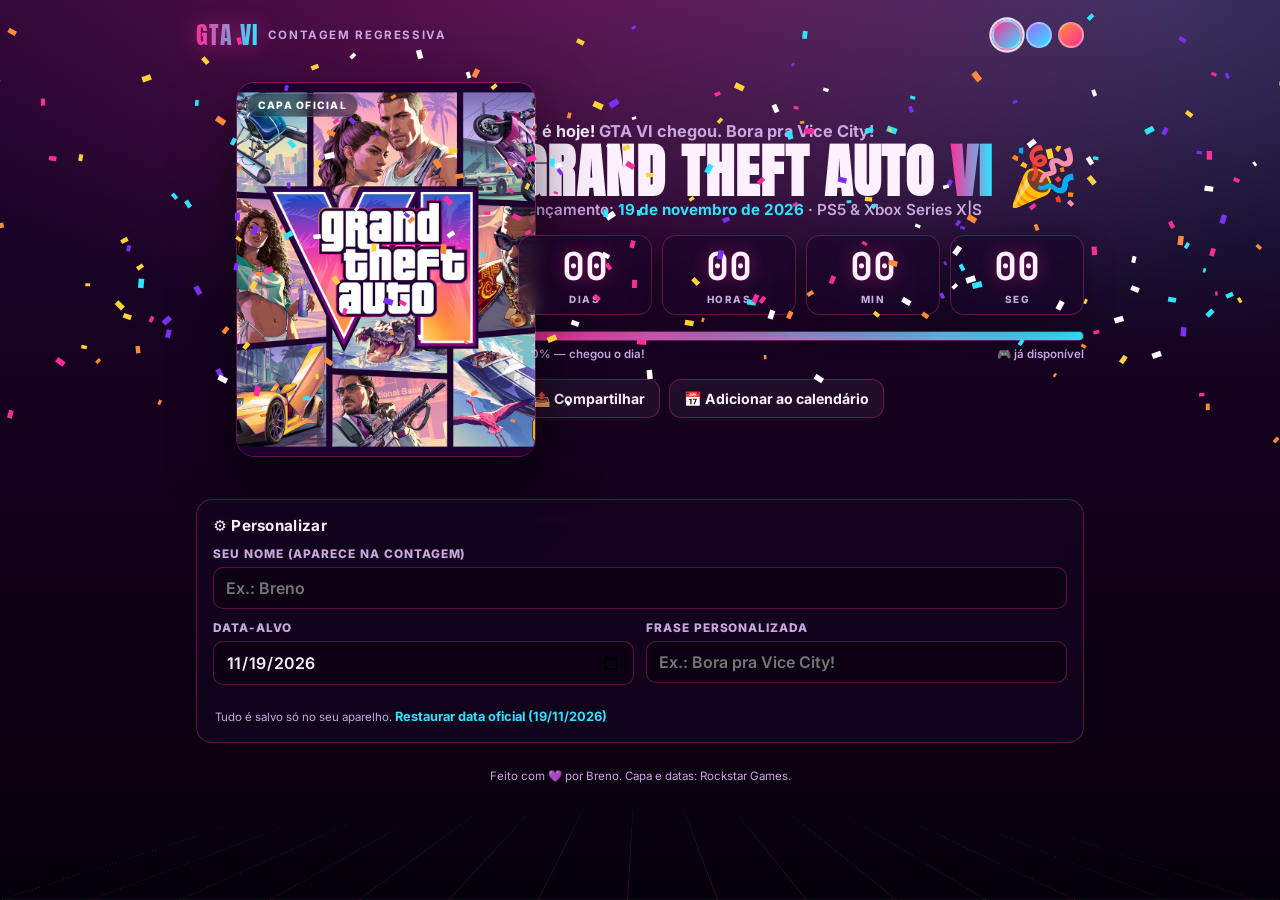
<file: gta6.html>
<!DOCTYPE html>
<html lang="pt-BR">
<head>
<meta charset="UTF-8">
<meta http-equiv="Cache-Control" content="no-cache, no-store, must-revalidate">
<meta http-equiv="Pragma" content="no-cache">
<meta http-equiv="Expires" content="0">
<meta name="viewport" content="width=device-width, initial-scale=1.0, viewport-fit=cover">
<title>GTA VI — Contagem Regressiva</title>
<meta name="theme-color" content="#120018">
<meta name="description" content="Contador regressivo interativo para o lançamento de Grand Theft Auto VI (19 de novembro de 2026).">
<link rel="preconnect" href="https://fonts.googleapis.com">
<link rel="preconnect" href="https://fonts.gstatic.com" crossorigin>
<link href="https://fonts.googleapis.com/css2?family=Anton&family=Inter:wght@400;600;700;800;900&family=JetBrains+Mono:wght@700&display=swap" rel="stylesheet">
<style>
  :root {
    --bg0: #120018;
    --bg1: #1d0530;
    --pink: #ff2d9b;
    --magenta: #ff3cac;
    --cyan: #30e3ff;
    --violet: #7b2ff7;
    --orange: #ff8a3c;
    --gold: #ffd23c;
    --ink: #0c0012;
    --paper: #fdf0ff;
    --muted: #c9a7df;
    --card: rgba(22, 4, 38, 0.55);
    --line: rgba(255, 60, 172, 0.30);
    --accent: var(--pink);
    --accent2: var(--cyan);
  }
  /* Tema alternativo "Noite" (roxo/ciano) — trocado via botão */
  html[data-skin="noite"] {
    --bg0: #05010f;
    --bg1: #0a0526;
    --accent: #9b6bff;
    --accent2: #30e3ff;
    --pink: #9b6bff;
    --magenta: #6f8cff;
    --line: rgba(123, 47, 247, 0.35);
    --muted: #a8b4ff;
  }
  /* Tema "Pôr do sol" (laranja/rosa) */
  html[data-skin="sunset"] {
    --bg0: #1a0510;
    --bg1: #3a0a1e;
    --accent: #ff8a3c;
    --accent2: #ff2d9b;
    --pink: #ff6b57;
    --magenta: #ff2d9b;
    --line: rgba(255, 138, 60, 0.35);
    --muted: #ffc4a3;
  }

  * { box-sizing: border-box; -webkit-tap-highlight-color: transparent; }
  html, body { margin: 0; padding: 0; min-height: 100%; }
  body {
    font-family: 'Inter', system-ui, -apple-system, sans-serif;
    color: var(--paper);
    background:
      radial-gradient(130% 90% at 50% -10%, rgba(255,45,155,0.35), transparent 55%),
      radial-gradient(120% 80% at 90% 0%, rgba(48,227,255,0.20), transparent 50%),
      linear-gradient(180deg, var(--bg1) 0%, var(--bg0) 60%, #06000b 100%);
    background-attachment: fixed;
    min-height: 100dvh;
    overflow-x: hidden;
    transition: background .5s ease;
  }
  /* grade "synthwave" no rodapé */
  body::after {
    content: "";
    position: fixed; left: 0; right: 0; bottom: 0; height: 42vh;
    pointer-events: none; z-index: 0; opacity: .5;
    background-image:
      linear-gradient(transparent 0, transparent calc(100% - 1px), rgba(48,227,255,.5) 100%),
      repeating-linear-gradient(90deg, rgba(255,45,155,.35) 0 1px, transparent 1px 7%);
    transform: perspective(40vh) rotateX(60deg);
    transform-origin: bottom;
    mask-image: linear-gradient(transparent, #000 60%);
    -webkit-mask-image: linear-gradient(transparent, #000 60%);
  }

  #confetti { position: fixed; inset: 0; pointer-events: none; z-index: 60; }

  .wrap {
    position: relative; z-index: 1;
    max-width: 920px; margin: 0 auto;
    padding: 22px 16px calc(40px + env(safe-area-inset-bottom));
    padding-top: calc(22px + env(safe-area-inset-top));
  }

  .top {
    display: flex; align-items: center; justify-content: space-between;
    gap: 10px; margin-bottom: 18px;
  }
  .brand { display: flex; align-items: center; gap: 10px; min-width: 0; }
  .brand .logo {
    font-family: 'Anton', sans-serif; font-size: 1.5rem; line-height: 1;
    letter-spacing: .04em;
    background: linear-gradient(90deg, var(--accent), var(--accent2));
    -webkit-background-clip: text; background-clip: text; color: transparent;
    filter: drop-shadow(0 2px 10px rgba(255,45,155,.5));
  }
  .brand small { color: var(--muted); font-weight: 700; font-size: .72rem; letter-spacing: .14em; }

  .skins { display: flex; gap: 6px; }
  .skin-btn {
    width: 26px; height: 26px; border-radius: 50%; border: 2px solid rgba(255,255,255,.35);
    cursor: pointer; padding: 0; transition: transform .15s, box-shadow .15s;
  }
  .skin-btn[data-s="vice"]   { background: linear-gradient(135deg, #ff2d9b, #30e3ff); }
  .skin-btn[data-s="noite"]  { background: linear-gradient(135deg, #9b6bff, #30e3ff); }
  .skin-btn[data-s="sunset"] { background: linear-gradient(135deg, #ff8a3c, #ff2d9b); }
  .skin-btn.active { transform: scale(1.18); box-shadow: 0 0 0 2px rgba(255,255,255,.85); }

  .hero {
    display: grid; grid-template-columns: minmax(0, 300px) 1fr; gap: 22px;
    align-items: center;
  }
  @media (max-width: 680px) { .hero { grid-template-columns: 1fr; gap: 18px; } }

  /* ---- Capa ---- */
  .cover {
    position: relative; width: 100%; aspect-ratio: 4 / 5;
    border-radius: 18px; overflow: hidden;
    border: 1px solid var(--line);
    box-shadow: 0 24px 60px rgba(0,0,0,.55), 0 0 0 1px rgba(255,255,255,.05) inset;
    transform-style: preserve-3d;
    transition: transform .2s ease;
  }
  @media (max-width: 680px) { .cover { max-width: 280px; margin: 0 auto; } }
  .cover img {
    position: absolute; inset: 0; width: 100%; height: 100%; object-fit: cover;
    opacity: 0; transition: opacity .6s ease; z-index: 2;
  }
  .cover img.ready { opacity: 1; }
  .cover .shine {
    position: absolute; inset: 0; z-index: 3; pointer-events: none;
    background: linear-gradient(115deg, transparent 40%, rgba(255,255,255,.18) 50%, transparent 60%);
    transform: translateX(-120%);
  }
  .cover:hover .shine { transition: transform .9s ease; transform: translateX(120%); }
  .cover .badge {
    position: absolute; left: 10px; top: 10px; z-index: 4;
    background: rgba(0,0,0,.45); backdrop-filter: blur(6px);
    border: 1px solid rgba(255,255,255,.18); border-radius: 999px;
    font-size: .64rem; font-weight: 800; letter-spacing: .12em;
    padding: 5px 10px; color: #fff;
  }

  /* ---- Lado direito ---- */
  .hello { font-size: 1.02rem; color: var(--muted); font-weight: 700; margin: 0 0 4px; }
  .hello b { color: var(--paper); }
  .title {
    font-family: 'Anton', sans-serif; letter-spacing: .02em; line-height: .92;
    font-size: clamp(2.2rem, 8vw, 3.6rem); margin: 0 0 2px;
    text-transform: uppercase;
  }
  .title .vi {
    background: linear-gradient(90deg, var(--accent), var(--accent2));
    -webkit-background-clip: text; background-clip: text; color: transparent;
  }
  .sub { color: var(--muted); font-weight: 600; margin: 2px 0 16px; font-size: .95rem; }
  .sub b { color: var(--accent2); }

  .clock { display: grid; grid-template-columns: repeat(4, 1fr); gap: 10px; }
  .unit {
    background: var(--card); border: 1px solid var(--line); border-radius: 14px;
    padding: 12px 6px 9px; text-align: center; backdrop-filter: blur(8px);
    box-shadow: 0 10px 30px rgba(0,0,0,.35);
  }
  .unit .num {
    font-family: 'JetBrains Mono', monospace; font-weight: 700;
    font-size: clamp(1.5rem, 7vw, 2.4rem); line-height: 1;
    font-variant-numeric: tabular-nums;
    text-shadow: 0 0 18px rgba(255,45,155,.45);
    transition: transform .15s ease;
  }
  .unit.flip .num { transform: translateY(-3px) scale(1.06); }
  .unit .lbl {
    display: block; margin-top: 7px; font-size: .62rem; letter-spacing: .16em;
    font-weight: 800; color: var(--muted); text-transform: uppercase;
  }

  .bar-wrap { margin: 16px 0 4px; }
  .bar {
    height: 10px; border-radius: 999px; background: rgba(255,255,255,.08);
    overflow: hidden; border: 1px solid var(--line);
  }
  .bar > i {
    display: block; height: 100%; width: 0%;
    background: linear-gradient(90deg, var(--accent), var(--accent2));
    box-shadow: 0 0 14px var(--accent); transition: width .8s ease;
  }
  .bar-meta { display: flex; justify-content: space-between; font-size: .72rem; color: var(--muted); margin-top: 6px; font-weight: 600; }

  .actions { display: flex; flex-wrap: wrap; gap: 9px; margin-top: 18px; }
  .btn {
    border: 1px solid var(--line); background: rgba(255,255,255,.05); color: var(--paper);
    border-radius: 12px; padding: 10px 14px; font: inherit; font-weight: 700; font-size: .88rem;
    cursor: pointer; display: inline-flex; align-items: center; gap: 7px;
    transition: transform .12s, background .2s, border-color .2s;
  }
  .btn:hover { transform: translateY(-1px); border-color: var(--accent); }
  .btn:active { transform: translateY(0); }
  .btn.primary {
    background: linear-gradient(90deg, var(--accent), var(--accent2));
    color: #150019; border: none; box-shadow: 0 10px 26px rgba(255,45,155,.4);
  }

  /* bloco de personalização */
  .panel {
    margin-top: 26px; background: var(--card); border: 1px solid var(--line);
    border-radius: 16px; padding: 16px; backdrop-filter: blur(8px);
  }
  .panel h3 { margin: 0 0 12px; font-size: .95rem; letter-spacing: .02em; display: flex; align-items: center; gap: 8px; }
  .field { display: flex; flex-direction: column; gap: 6px; margin-bottom: 12px; }
  .field:last-child { margin-bottom: 0; }
  .field label { font-size: .74rem; font-weight: 800; letter-spacing: .08em; color: var(--muted); text-transform: uppercase; }
  .field input[type="text"], .field input[type="date"] {
    background: rgba(0,0,0,.3); border: 1px solid var(--line); border-radius: 10px;
    color: var(--paper); font: inherit; font-weight: 600; padding: 10px 12px; width: 100%;
  }
  .field input:focus { outline: none; border-color: var(--accent); box-shadow: 0 0 0 3px rgba(255,45,155,.18); }
  .row2 { display: grid; grid-template-columns: 1fr 1fr; gap: 12px; }
  @media (max-width: 480px) { .row2 { grid-template-columns: 1fr; } }
  .hint { font-size: .72rem; color: var(--muted); margin: 10px 2px 0; line-height: 1.5; }
  .reset { background: none; border: none; color: var(--accent2); font: inherit; font-weight: 700; cursor: pointer; padding: 0; font-size: .8rem; }

  .foot { text-align: center; color: var(--muted); font-size: .72rem; margin-top: 24px; line-height: 1.6; }
  .foot a { color: var(--accent2); text-decoration: none; }

  /* estado "lançou!" */
  .released .title::after { content: " 🎉"; }

  .toast {
    position: fixed; left: 50%; bottom: 26px; translate: -50% 0;
    transform: translateY(20px);
    background: rgba(12,0,18,.92); border: 1px solid var(--accent); color: #fff;
    padding: 11px 16px; border-radius: 12px; font-weight: 700; font-size: .85rem;
    opacity: 0; transition: opacity .25s, transform .25s; z-index: 70; pointer-events: none;
    box-shadow: 0 12px 30px rgba(0,0,0,.5);
  }
  .toast.show { opacity: 1; transform: translateY(-6px); }
  @media (prefers-reduced-motion: reduce) {
    *, *::before, *::after { animation: none !important; transition: none !important; }
  }
</style>
</head>
<body>
<canvas id="confetti"></canvas>

<div class="wrap">
  <div class="top">
    <div class="brand">
      <span class="logo">GTA&nbsp;VI</span>
      <small>CONTAGEM REGRESSIVA</small>
    </div>
    <div class="skins" role="group" aria-label="Tema de cores">
      <button class="skin-btn" data-s="vice"   title="Vice City (rosa/ciano)" aria-label="Tema Vice City"></button>
      <button class="skin-btn" data-s="noite"  title="Noite (roxo)" aria-label="Tema Noite"></button>
      <button class="skin-btn" data-s="sunset" title="Pôr do sol (laranja)" aria-label="Tema Pôr do sol"></button>
    </div>
  </div>

  <div class="hero">
    <!-- CAPA: tenta arquivo local -> capa oficial (hotlink) -> pôster embutido -->
    <figure class="cover" id="cover" aria-label="Capa de Grand Theft Auto VI">
      <span class="badge">CAPA OFICIAL</span>
      <!-- Pôster embutido (SVG) — sempre presente como fundo; some atrás da capa real quando ela carrega -->
      <svg viewBox="0 0 400 500" width="100%" height="100%" aria-hidden="true" style="position:absolute;inset:0;display:block">
        <defs>
          <linearGradient id="sky" x1="0" y1="0" x2="0" y2="1">
            <stop offset="0" stop-color="#ffd23c"/><stop offset="0.35" stop-color="#ff8a3c"/>
            <stop offset="0.62" stop-color="#ff2d9b"/><stop offset="1" stop-color="#7b2ff7"/>
          </linearGradient>
          <linearGradient id="sea" x1="0" y1="0" x2="0" y2="1">
            <stop offset="0" stop-color="#ff2d9b"/><stop offset="1" stop-color="#2a0730"/>
          </linearGradient>
          <radialGradient id="sun" cx="0.5" cy="0.5" r="0.5">
            <stop offset="0" stop-color="#fff6cf"/><stop offset="1" stop-color="#ffb43c"/>
          </radialGradient>
        </defs>
        <rect width="400" height="500" fill="url(#sky)"/>
        <circle cx="200" cy="215" r="86" fill="url(#sun)"/>
        <rect y="300" width="400" height="200" fill="url(#sea)"/>
        <g stroke="rgba(255,255,255,.5)" stroke-width="2">
          <line x1="0" y1="330" x2="400" y2="330"/><line x1="0" y1="360" x2="400" y2="360"/>
          <line x1="0" y1="398" x2="400" y2="398"/><line x1="0" y1="444" x2="400" y2="444"/>
        </g>
        <!-- palmeiras -->
        <g fill="#1a0320">
          <rect x="54" y="150" width="7" height="165"/>
          <path d="M57 150 C30 130 14 134 6 122 C34 128 44 118 57 150 Z"/>
          <path d="M57 150 C84 130 100 134 108 122 C80 128 70 118 57 150 Z"/>
          <path d="M57 150 C40 118 40 100 32 92 C58 112 55 126 57 150 Z"/>
          <rect x="342" y="170" width="7" height="145"/>
          <path d="M345 170 C372 150 388 154 396 142 C368 148 358 138 345 170 Z"/>
          <path d="M345 170 C318 150 302 154 294 142 C322 148 332 138 345 170 Z"/>
          <path d="M345 170 C362 138 362 120 370 112 C344 132 347 146 345 170 Z"/>
        </g>
        <text x="200" y="260" text-anchor="middle" font-family="Anton, sans-serif" font-size="150" fill="#fff" stroke="#1a0320" stroke-width="3" style="letter-spacing:2px">VI</text>
        <text x="200" y="300" text-anchor="middle" font-family="Anton, sans-serif" font-size="20" fill="#fff" style="letter-spacing:5px">GRAND THEFT AUTO</text>
      </svg>
      <img id="coverImg" alt="Capa oficial de Grand Theft Auto VI" referrerpolicy="no-referrer" />
      <span class="shine"></span>
    </figure>

    <div>
      <p class="hello" id="hello">Contagem regressiva para o maior lançamento da década.</p>
      <h1 class="title">GRAND THEFT AUTO <span class="vi">VI</span></h1>
      <p class="sub">Lançamento: <b id="dateLabel">19 de novembro de 2026</b> · PS5 &amp; Xbox Series X|S</p>

      <div class="clock" aria-live="polite">
        <div class="unit" id="u-d"><div class="num" id="n-d">00</div><span class="lbl">Dias</span></div>
        <div class="unit" id="u-h"><div class="num" id="n-h">00</div><span class="lbl">Horas</span></div>
        <div class="unit" id="u-m"><div class="num" id="n-m">00</div><span class="lbl">Min</span></div>
        <div class="unit" id="u-s"><div class="num" id="n-s">00</div><span class="lbl">Seg</span></div>
      </div>

      <div class="bar-wrap">
        <div class="bar"><i id="barFill"></i></div>
        <div class="bar-meta"><span id="pctLabel">0% do caminho</span><span id="totalDays">— dias restantes</span></div>
      </div>

      <div class="actions">
        <button class="btn primary" id="pinBtn" style="display:none">📌 Fixar widget na tela inicial</button>
        <button class="btn" id="updBtn" style="display:none">🔄 Buscar atualização</button>
        <button class="btn" id="shareBtn">📤 Compartilhar</button>
        <button class="btn" id="calBtn">📅 Adicionar ao calendário</button>
      </div>
    </div>
  </div>

  <section class="panel">
    <h3>⚙️ Personalizar</h3>
    <div class="field">
      <label for="nameInput">Seu nome (aparece na contagem)</label>
      <input type="text" id="nameInput" maxlength="24" placeholder="Ex.: Breno" autocomplete="off">
    </div>
    <div class="row2">
      <div class="field">
        <label for="dateInput">Data-alvo</label>
        <input type="date" id="dateInput">
      </div>
      <div class="field">
        <label for="msgInput">Frase personalizada</label>
        <input type="text" id="msgInput" maxlength="48" placeholder="Ex.: Bora pra Vice City!" autocomplete="off">
      </div>
    </div>
    <div class="hint">
      Tudo é salvo só no seu aparelho. <button class="reset" id="resetBtn">Restaurar data oficial (19/11/2026)</button>
    </div>
  </section>

  <p class="foot">
    Feito com 💜 por Breno. Capa e datas: Rockstar Games.
  </p>
</div>

<div class="toast" id="toast"></div>

<script>
(function () {
  "use strict";
  var LS = {
    name: "gta6_name",
    date: "gta6_date",
    msg:  "gta6_msg",
    skin: "gta6_skin"
  };
  var OFFICIAL_ISO = "2026-11-19"; // 19 de novembro de 2026 (PS5 / Xbox Series X|S)

  function get(k){ try { return localStorage.getItem(k); } catch(e){ return null; } }
  function set(k,v){ try { localStorage.setItem(k,v); } catch(e){} }

  // ---------- Capa: tenta local -> oficial -> pôster SVG ----------
  var img = document.getElementById("coverImg");
  var sources = [
    "gta6-capa.jpg",            // capa oficial (arquivo local no repositório) — prioridade
    "gta6-capa.png",
    "gta6-cover.png",
    // fallback: capa oficial hospedada na Wikipédia
    "https://upload.wikimedia.org/wikipedia/en/4/46/Grand_Theft_Auto_VI.png"
  ];
  var si = 0;
  function tryNext(){
    if (si >= sources.length) { return; } // mantém o pôster SVG embutido
    var url = sources[si++];
    img.onerror = tryNext;
    img.onload = function(){ img.classList.add("ready"); };
    img.src = url;
  }
  tryNext();

  // ---------- Temas ----------
  var skinBtns = document.querySelectorAll(".skin-btn");
  function applySkin(s){
    document.documentElement.setAttribute("data-skin", s);
    document.querySelector('meta[name="theme-color"]').setAttribute("content",
      s === "noite" ? "#05010f" : s === "sunset" ? "#1a0510" : "#120018");
    skinBtns.forEach(function(b){ b.classList.toggle("active", b.dataset.s === s); });
  }
  skinBtns.forEach(function(b){
    b.addEventListener("click", function(){ applySkin(b.dataset.s); set(LS.skin, b.dataset.s); });
  });
  applySkin(get(LS.skin) || "vice");

  // ---------- Elementos ----------
  var nD=document.getElementById("n-d"), nH=document.getElementById("n-h"),
      nM=document.getElementById("n-m"), nS=document.getElementById("n-s");
  var uD=document.getElementById("u-d"), uH=document.getElementById("u-h"),
      uM=document.getElementById("u-m"), uS=document.getElementById("u-s");
  var hello=document.getElementById("hello"), dateLabel=document.getElementById("dateLabel");
  var barFill=document.getElementById("barFill"), pctLabel=document.getElementById("pctLabel"),
      totalDays=document.getElementById("totalDays");
  var nameInput=document.getElementById("nameInput"), dateInput=document.getElementById("dateInput"),
      msgInput=document.getElementById("msgInput");

  var MESES=["janeiro","fevereiro","março","abril","maio","junho","julho","agosto","setembro","outubro","novembro","dezembro"];

  function targetDate(){
    var iso = get(LS.date) || OFFICIAL_ISO;
    var p = iso.split("-");
    // meia-noite no horário local do usuário
    return new Date(+p[0], +p[1]-1, +p[2], 0, 0, 0, 0);
  }
  // marco inicial pra barra de progresso: revelação oficial da capa (04/12/2023, anúncio do trailer)
  var START = new Date(2023, 11, 4, 0, 0, 0, 0);

  var last = { d:null, h:null, m:null, s:null };
  function flip(unit, el, val, key){
    if (last[key] !== val) {
      last[key] = val;
      el.textContent = val;
      unit.classList.add("flip");
      setTimeout(function(){ unit.classList.remove("flip"); }, 160);
    }
  }
  function pad(n){ return (n<10?"0":"")+n; }

  var released = false;
  function tick(){
    var now = new Date();
    var target = targetDate();
    var diff = target - now;

    // rótulo da data
    var dl = MESES[target.getMonth()];
    dateLabel.textContent = target.getDate()+" de "+dl+" de "+target.getFullYear();
    dateInput.value = target.getFullYear()+"-"+pad(target.getMonth()+1)+"-"+pad(target.getDate());

    if (diff <= 0) {
      flip(uD,nD,"00","d"); flip(uH,nH,"00","h"); flip(uM,nM,"00","m"); flip(uS,nS,"00","s");
      barFill.style.width = "100%"; pctLabel.textContent = "100% — chegou o dia!";
      totalDays.textContent = "🎮 já disponível";
      var nm = (get(LS.name)||"").trim();
      hello.innerHTML = "🎉 <b>"+(nm?escapeHtml(nm)+", ":"")+"é hoje!</b> GTA VI chegou. Bora pra Vice City!";
      document.body.classList.add("released");
      if (!released) { released = true; burst(240); }
      return;
    }

    var totalSec = Math.floor(diff/1000);
    var d = Math.floor(totalSec/86400);
    var h = Math.floor((totalSec%86400)/3600);
    var m = Math.floor((totalSec%3600)/60);
    var s = totalSec%60;

    flip(uD,nD, String(d), "d");
    flip(uH,nH, pad(h), "h");
    flip(uM,nM, pad(m), "m");
    flip(uS,nS, pad(s), "s");

    // progresso
    var span = target - START;
    var done = now - START;
    var pct = Math.max(0, Math.min(100, (done/span)*100));
    barFill.style.width = pct.toFixed(1)+"%";
    pctLabel.textContent = pct.toFixed(1)+"% do caminho";
    totalDays.textContent = d + (d===1?" dia restante":" dias restantes");

    // saudação personalizada
    var nm2 = (get(LS.name)||"").trim();
    var custom = (get(LS.msg)||"").trim();
    if (custom) {
      hello.innerHTML = escapeHtml(custom) + (nm2 ? " — <b>"+escapeHtml(nm2)+"</b>" : "");
    } else if (nm2) {
      hello.innerHTML = "Faltam <b>"+d+(d===1?" dia":" dias")+"</b>, "+escapeHtml(nm2)+"! ⏳";
    } else {
      hello.innerHTML = "Faltam <b>"+d+(d===1?" dia":" dias")+"</b> para o maior lançamento da década.";
    }
  }

  function escapeHtml(t){ var e=document.createElement("div"); e.textContent=t; return e.innerHTML; }

  // ---------- Inputs ----------
  nameInput.value = get(LS.name) || "";
  msgInput.value  = get(LS.msg)  || "";
  nameInput.addEventListener("input", function(){ set(LS.name, nameInput.value); tick(); });
  msgInput.addEventListener("input",  function(){ set(LS.msg,  msgInput.value);  tick(); });
  dateInput.addEventListener("change", function(){
    if (dateInput.value) { set(LS.date, dateInput.value); document.body.classList.remove("released"); released=false; last={d:null,h:null,m:null,s:null}; tick(); toast("Data atualizada ✓"); }
  });
  document.getElementById("resetBtn").addEventListener("click", function(){
    set(LS.date, OFFICIAL_ISO); document.body.classList.remove("released"); released=false;
    last={d:null,h:null,m:null,s:null}; tick(); toast("Data oficial restaurada ✓");
  });

  // ---------- Recursos do app Android (fixar widget / atualizar) ----------
  try {
    if (window.GTA6App && typeof window.GTA6App.pinWidget === "function") {
      var pinBtn = document.getElementById("pinBtn");
      pinBtn.style.display = "";
      pinBtn.addEventListener("click", function(){ try { window.GTA6App.pinWidget(); } catch(e){} });
    }
    if (window.GTA6App && typeof window.GTA6App.checkUpdate === "function") {
      var updBtn = document.getElementById("updBtn");
      updBtn.style.display = "";
      updBtn.addEventListener("click", function(){ try { window.GTA6App.checkUpdate(); } catch(e){} });
    }
  } catch(e){}

  // ---------- Compartilhar ----------
  document.getElementById("shareBtn").addEventListener("click", async function(){
    var t = targetDate();
    var nm = (get(LS.name)||"").trim();
    var diffDays = Math.max(0, Math.ceil((t - new Date())/86400000));
    var txt = (nm?nm+": ":"") + "Faltam "+diffDays+" dias para o GTA VI! 🎮";
    var data = { title:"GTA VI — Contagem Regressiva", text:txt, url:location.href };
    try {
      if (navigator.share) { await navigator.share(data); }
      else { await navigator.clipboard.writeText(txt+" "+location.href); toast("Link copiado ✓"); }
    } catch(e){ /* usuário cancelou */ }
  });

  // ---------- Calendário (.ics) ----------
  document.getElementById("calBtn").addEventListener("click", function(){
    var t = targetDate();
    var dt = t.getFullYear()+pad(t.getMonth()+1)+pad(t.getDate());
    var ics = [
      "BEGIN:VCALENDAR","VERSION:2.0","PRODID:-//gta6countdown//PT-BR",
      "BEGIN:VEVENT","UID:gta6-"+dt+"@countdown","DTSTAMP:"+dt+"T000000Z",
      "DTSTART;VALUE=DATE:"+dt,"SUMMARY:🎮 Lançamento do GTA VI",
      "DESCRIPTION:Grand Theft Auto VI chega hoje!","END:VEVENT","END:VCALENDAR"
    ].join("\r\n");
    var blob = new Blob([ics], {type:"text/calendar"});
    var a = document.createElement("a");
    a.href = URL.createObjectURL(blob); a.download = "gta6-lancamento.ics";
    document.body.appendChild(a); a.click(); a.remove();
    toast("Evento baixado ✓");
  });

  // ---------- Toast ----------
  var toastEl = document.getElementById("toast"), toastT;
  function toast(msg){
    toastEl.textContent = msg; toastEl.classList.add("show");
    clearTimeout(toastT); toastT = setTimeout(function(){ toastEl.classList.remove("show"); }, 2200);
  }

  // ---------- Confete ----------
  var cv = document.getElementById("confetti"), ctx = cv.getContext("2d"), parts = [], raf=null;
  function sizeCv(){ cv.width = innerWidth; cv.height = innerHeight; }
  sizeCv(); addEventListener("resize", sizeCv);
  var COLORS = ["#ff2d9b","#30e3ff","#ffd23c","#7b2ff7","#ff8a3c","#ffffff"];
  function burst(n){
    for (var i=0;i<n;i++){
      parts.push({ x:Math.random()*cv.width, y:-20-Math.random()*cv.height*0.3,
        vx:(Math.random()-0.5)*3, vy:2+Math.random()*4, g:0.06+Math.random()*0.05,
        s:4+Math.random()*6, c:COLORS[(Math.random()*COLORS.length)|0],
        rot:Math.random()*6.28, vr:(Math.random()-0.5)*0.3, life:1 });
    }
    if (!raf) loop();
  }
  function loop(){
    ctx.clearRect(0,0,cv.width,cv.height);
    for (var i=parts.length-1;i>=0;i--){
      var p=parts[i]; p.vy+=p.g; p.x+=p.vx; p.y+=p.vy; p.rot+=p.vr;
      if (p.y>cv.height+30) { parts.splice(i,1); continue; }
      ctx.save(); ctx.translate(p.x,p.y); ctx.rotate(p.rot); ctx.fillStyle=p.c;
      ctx.fillRect(-p.s/2,-p.s/2,p.s,p.s*0.6); ctx.restore();
    }
    if (parts.length) { raf=requestAnimationFrame(loop); } else { raf=null; ctx.clearRect(0,0,cv.width,cv.height); }
  }

  // começa
  tick();
  setInterval(tick, 1000);
  // comemora ao abrir (pequeno) — só se ainda faltar tempo
  if (targetDate() - new Date() > 0) setTimeout(function(){ burst(90); }, 450);
})();
</script>
</body>
</html>
</file>
